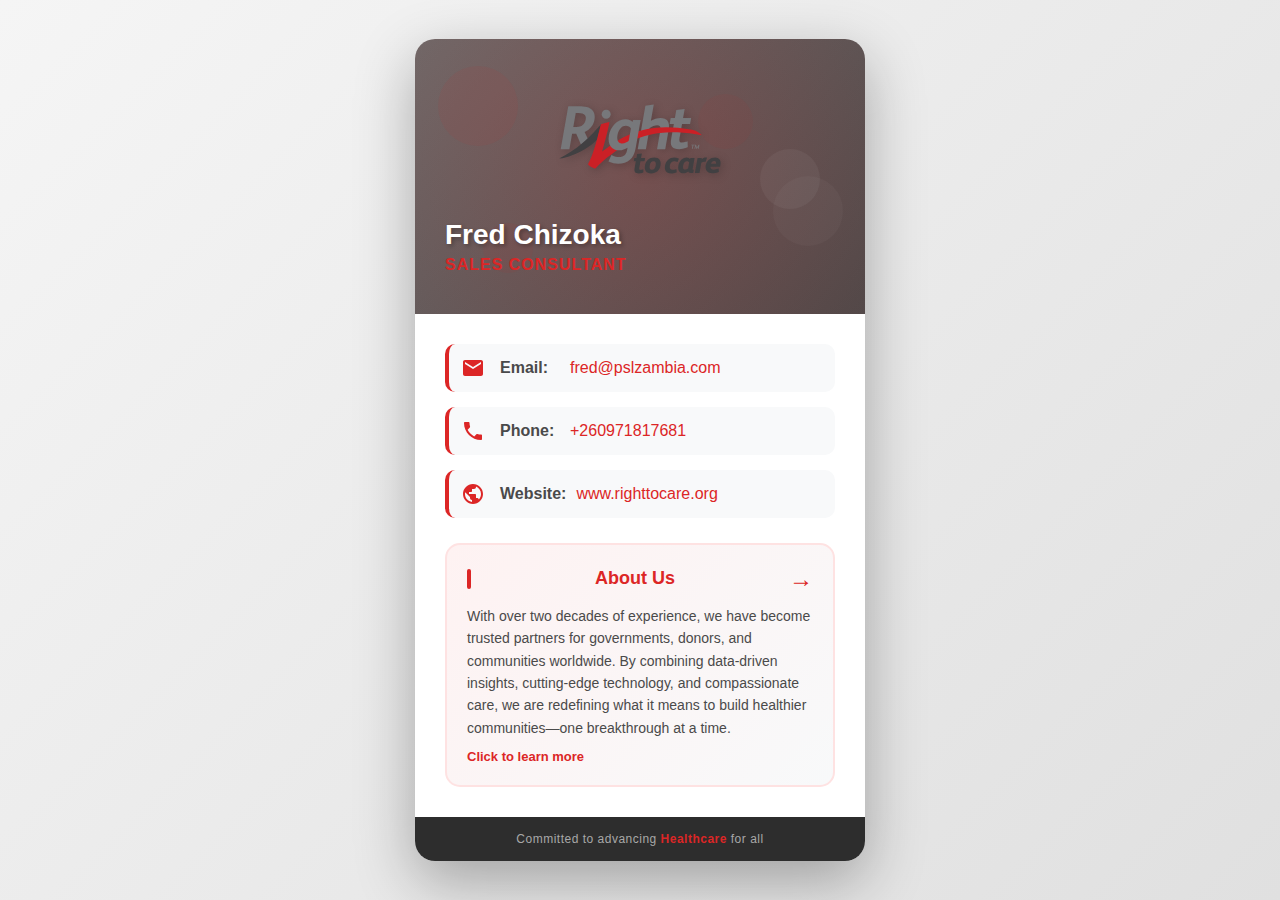
<file: DigitalCard/index.html>
<!DOCTYPE html>
<html lang="en">
<head>
    <meta charset="UTF-8">
    <meta name="viewport" content="width=device-width, initial-scale=1.0">
    <title>RightToCare - Digital Business Card</title>
    <style>
        * {
            margin: 0;
            padding: 0;
            box-sizing: border-box;
        }

        body {
            font-family: 'Segoe UI', Tahoma, Geneva, Verdana, sans-serif;
            background: linear-gradient(135deg, #f5f5f5 0%, #e0e0e0 100%);
            display: flex;
            justify-content: center;
            align-items: center;
            min-height: 100vh;
            padding: 20px;
        }

        .card-container {
            perspective: 1000px;
        }

        .business-card {
            background: #ffffff;
            width: 450px;
            max-width: 100%;
            border-radius: 20px;
            box-shadow: 0 20px 60px rgba(0, 0, 0, 0.3);
            overflow: hidden;
            transition: transform 0.3s ease;
        }

        .business-card:hover {
            transform: translateY(-10px);
        }

        .card-header {
            background: linear-gradient(135deg, #6b6b6b 0%, #4a4a4a 100%);
            padding: 40px 30px;
            position: relative;
            overflow: hidden;
        }

        .card-header::before {
            content: '';
            position: absolute;
            top: -50%;
            right: -50%;
            width: 200%;
            height: 200%;
            background: radial-gradient(circle, rgba(220, 38, 38, 0.2) 0%, transparent 70%);
            animation: pulse 4s ease-in-out infinite;
        }

        .bubble {
            position: absolute;
            border-radius: 50%;
            opacity: 0.15;
            animation: float linear infinite;
        }

        .bubble:nth-child(1) {
            width: 80px;
            height: 80px;
            background: rgba(220, 38, 38, 0.5);
            top: 10%;
            left: 5%;
            animation: float 8s linear infinite, bob 3s ease-in-out infinite;
        }

        .bubble:nth-child(2) {
            width: 60px;
            height: 60px;
            background: rgba(255, 255, 255, 0.3);
            top: 40%;
            right: 10%;
            animation: float 10s linear infinite reverse, bob 4s ease-in-out infinite 1s;
        }

        .bubble:nth-child(3) {
            width: 50px;
            height: 50px;
            background: rgba(220, 38, 38, 0.4);
            bottom: 15%;
            left: 15%;
            animation: float 12s linear infinite, bob 5s ease-in-out infinite 2s;
        }

        .bubble:nth-child(4) {
            width: 70px;
            height: 70px;
            background: rgba(255, 255, 255, 0.2);
            top: 50%;
            right: 5%;
            animation: float 9s linear infinite reverse, bob 3.5s ease-in-out infinite 1.5s;
        }

        .bubble:nth-child(5) {
            width: 55px;
            height: 55px;
            background: rgba(220, 38, 38, 0.35);
            top: 20%;
            right: 25%;
            animation: float 11s linear infinite, bob 4.5s ease-in-out infinite 0.5s;
        }

        @keyframes pulse {
            0%, 100% { transform: scale(1); opacity: 0.5; }
            50% { transform: scale(1.1); opacity: 0.8; }
        }

        @keyframes float {
            0% { transform: translateY(0px) translateX(0px); }
            25% { transform: translateY(-20px) translateX(10px); }
            50% { transform: translateY(-40px) translateX(-10px); }
            75% { transform: translateY(-20px) translateX(15px); }
            100% { transform: translateY(0px) translateX(0px); }
        }

        @keyframes bob {
            0%, 100% { opacity: 0.1; transform: scale(1); }
            50% { opacity: 0.25; transform: scale(1.1); }
        }

        .logo-section {
            display: flex;
            align-items: center;
            justify-content: center;
            margin-bottom: 20px;
            position: relative;
            z-index: 1;
        }

        .logo-image {
            width: 200px;
            height: auto;
            max-height: 120px;
            filter: drop-shadow(2px 2px 4px rgba(0, 0, 0, 0.2));
            animation: logoFloat 3s ease-in-out infinite;
        }

        @keyframes logoFloat {
            0%, 100% { transform: translateY(0px); }
            50% { transform: translateY(-8px); }
        }

        .name-section {
            position: relative;
            z-index: 1;
        }

        .name {
            font-size: 28px;
            font-weight: 700;
            color: #ffffff;
            margin-bottom: 5px;
            text-shadow: 2px 2px 4px rgba(0, 0, 0, 0.3);
        }

        .position {
            font-size: 16px;
            color: #dc2626;
            font-weight: 600;
            text-transform: uppercase;
            letter-spacing: 1px;
        }

        .card-body {
            padding: 30px;
        }

        .info-section {
            margin-bottom: 25px;
        }

        .info-item {
            display: flex;
            align-items: center;
            margin-bottom: 15px;
            padding: 12px;
            background: #f8f9fa;
            border-radius: 10px;
            transition: all 0.3s ease;
            border-left: 4px solid #dc2626;
        }

        .info-item:hover {
            background: #fef2f2;
            transform: translateX(5px);
        }

        .info-icon {
            width: 24px;
            height: 24px;
            margin-right: 15px;
            color: #dc2626;
            flex-shrink: 0;
        }

        .info-label {
            font-weight: 600;
            color: #4a4a4a;
            margin-right: 10px;
            min-width: 60px;
        }

        .info-value {
            color: #6b6b6b;
            word-break: break-word;
        }

        .info-value a {
            color: #dc2626;
            text-decoration: none;
            transition: color 0.3s ease;
        }

        .info-value a:hover {
            color: #b91c1c;
            text-decoration: underline;
        }

        .about-section {
            background: linear-gradient(135deg, #fef2f2 0%, #f8f9fa 100%);
            padding: 20px;
            border-radius: 15px;
            border: 2px solid #fee2e2;
            cursor: pointer;
            transition: all 0.3s ease;
            text-decoration: none;
            display: block;
        }

        .about-section:hover {
            background: linear-gradient(135deg, #fee2e2 0%, #f1f5f9 100%);
            border-color: #dc2626;
            transform: translateY(-2px);
            box-shadow: 0 5px 15px rgba(220, 38, 38, 0.2);
        }

        .about-title {
            font-size: 18px;
            font-weight: 700;
            color: #dc2626;
            margin-bottom: 12px;
            display: flex;
            align-items: center;
            justify-content: space-between;
        }

        .about-title::before {
            content: '';
            width: 4px;
            height: 20px;
            background: #dc2626;
            margin-right: 10px;
            border-radius: 2px;
        }

        .about-title::after {
            content: '→';
            font-size: 24px;
            color: #dc2626;
            transition: transform 0.3s ease;
        }

        .about-section:hover .about-title::after {
            transform: translateX(5px);
        }

        .about-text {
            color: #4a4a4a;
            line-height: 1.6;
            font-size: 14px;
        }

        .learn-more {
            color: #dc2626;
            font-weight: 600;
            font-size: 13px;
            margin-top: 10px;
            display: inline-block;
        }

        .card-footer {
            background: #2d2d2d;
            padding: 15px 30px;
            text-align: center;
        }

        .footer-text {
            color: #a8a8a8;
            font-size: 12px;
            letter-spacing: 0.5px;
        }

        .footer-accent {
            color: #dc2626;
            font-weight: 600;
        }

        /* SVG Icons */
        .icon-email {
            background-image: url('data:image/svg+xml,<svg xmlns="http://www.w3.org/2000/svg" fill="%23dc2626" viewBox="0 0 24 24"><path d="M20 4H4c-1.1 0-2 .9-2 2v12c0 1.1.9 2 2 2h16c1.1 0 2-.9 2-2V6c0-1.1-.9-2-2-2zm0 4l-8 5-8-5V6l8 5 8-5v2z"/></svg>');
        }

        .icon-web {
            background-image: url('data:image/svg+xml,<svg xmlns="http://www.w3.org/2000/svg" fill="%23dc2626" viewBox="0 0 24 24"><path d="M12 2C6.48 2 2 6.48 2 12s4.48 10 10 10 10-4.48 10-10S17.52 2 12 2zm-1 17.93c-3.95-.49-7-3.85-7-7.93 0-.62.08-1.21.21-1.79L9 15v1c0 1.1.9 2 2 2v1.93zm6.9-2.54c-.26-.81-1-1.39-1.9-1.39h-1v-3c0-.55-.45-1-1-1H8v-2h2c.55 0 1-.45 1-1V7h2c1.1 0 2-.9 2-2v-.41c2.93 1.19 5 4.06 5 7.41 0 2.08-.8 3.97-2.1 5.39z"/></svg>');
        }

        .icon-phone {
            background-image: url('data:image/svg+xml,<svg xmlns="http://www.w3.org/2000/svg" fill="%23dc2626" viewBox="0 0 24 24"><path d="M6.62 10.79c1.44 2.83 3.76 5.14 6.59 6.59l2.2-2.2c.27-.27.67-.36 1.02-.24 1.12.37 2.33.57 3.57.57.55 0 1 .45 1 1V20c0 .55-.45 1-1 1-9.39 0-17-7.61-17-17 0-.55.45-1 1-1h3.5c.55 0 1 .45 1 1 0 1.25.2 2.45.57 3.57.11.35.03.74-.25 1.02l-2.2 2.2z"/></svg>');
        }

        @media (max-width: 500px) {
            .business-card {
                width: 100%;
            }

            .name {
                font-size: 24px;
            }

            .logo-text {
                font-size: 28px;
            }

            .logo-accent {
                font-size: 34px;
            }

            .logo-subtitle {
                font-size: 22px;
            }
        }
    </style>
</head>
<body>
    <div class="card-container">
        <div class="business-card">
            <div class="card-header">
                <div class="bubble"></div>
                <div class="bubble"></div>
                <div class="bubble"></div>
                <div class="bubble"></div>
                <div class="bubble"></div>
                <div class="logo-section">
                    <img src="Right-to-Care-Reduced-Logo.svg" alt="Right to Care Logo" class="logo-image">
                </div>
                <div class="name-section">
                    <div class="name">Fred Chizoka</div>
                    <div class="position">Sales Consultant</div>
                </div>
            </div>

            <div class="card-body">
                <div class="info-section">
                    <div class="info-item">
                        <div class="info-icon icon-email"></div>
                        <span class="info-label">Email:</span>
                        <span class="info-value"><a href="mailto:fred@pslzambia.com">fred@pslzambia.com</a></span>
                    </div>

                    <div class="info-item">
                        <div class="info-icon icon-phone"></div>
                        <span class="info-label">Phone:</span>
                        <span class="info-value"><a href="tel:+260971817681">+260971817681</a></span>
                    </div>

                    <div class="info-item">
                        <div class="info-icon icon-web"></div>
                        <span class="info-label">Website:</span>
                        <span class="info-value"><a href="https://www.righttocare.org" target="_blank">www.righttocare.org</a></span>
                    </div>
                </div>

                <a href="about-us.html" class="about-section">
                    <div class="about-title">About Us</div>
                    <div class="about-text">
                        With over two decades of experience, we have become trusted partners for governments, donors, and communities worldwide. By combining data-driven insights, cutting-edge technology, and compassionate care, we are redefining what it means to build healthier communities—one breakthrough at a time.
                    </div>
                    <div class="learn-more">Click to learn more</div>
                </a>
            </div>

            <div class="card-footer">
                <p class="footer-text">Committed to advancing<span class="footer-accent"> Healthcare</span> for all</p>
            </div>
        </div>
    </div>
</body>
</html>
</file>
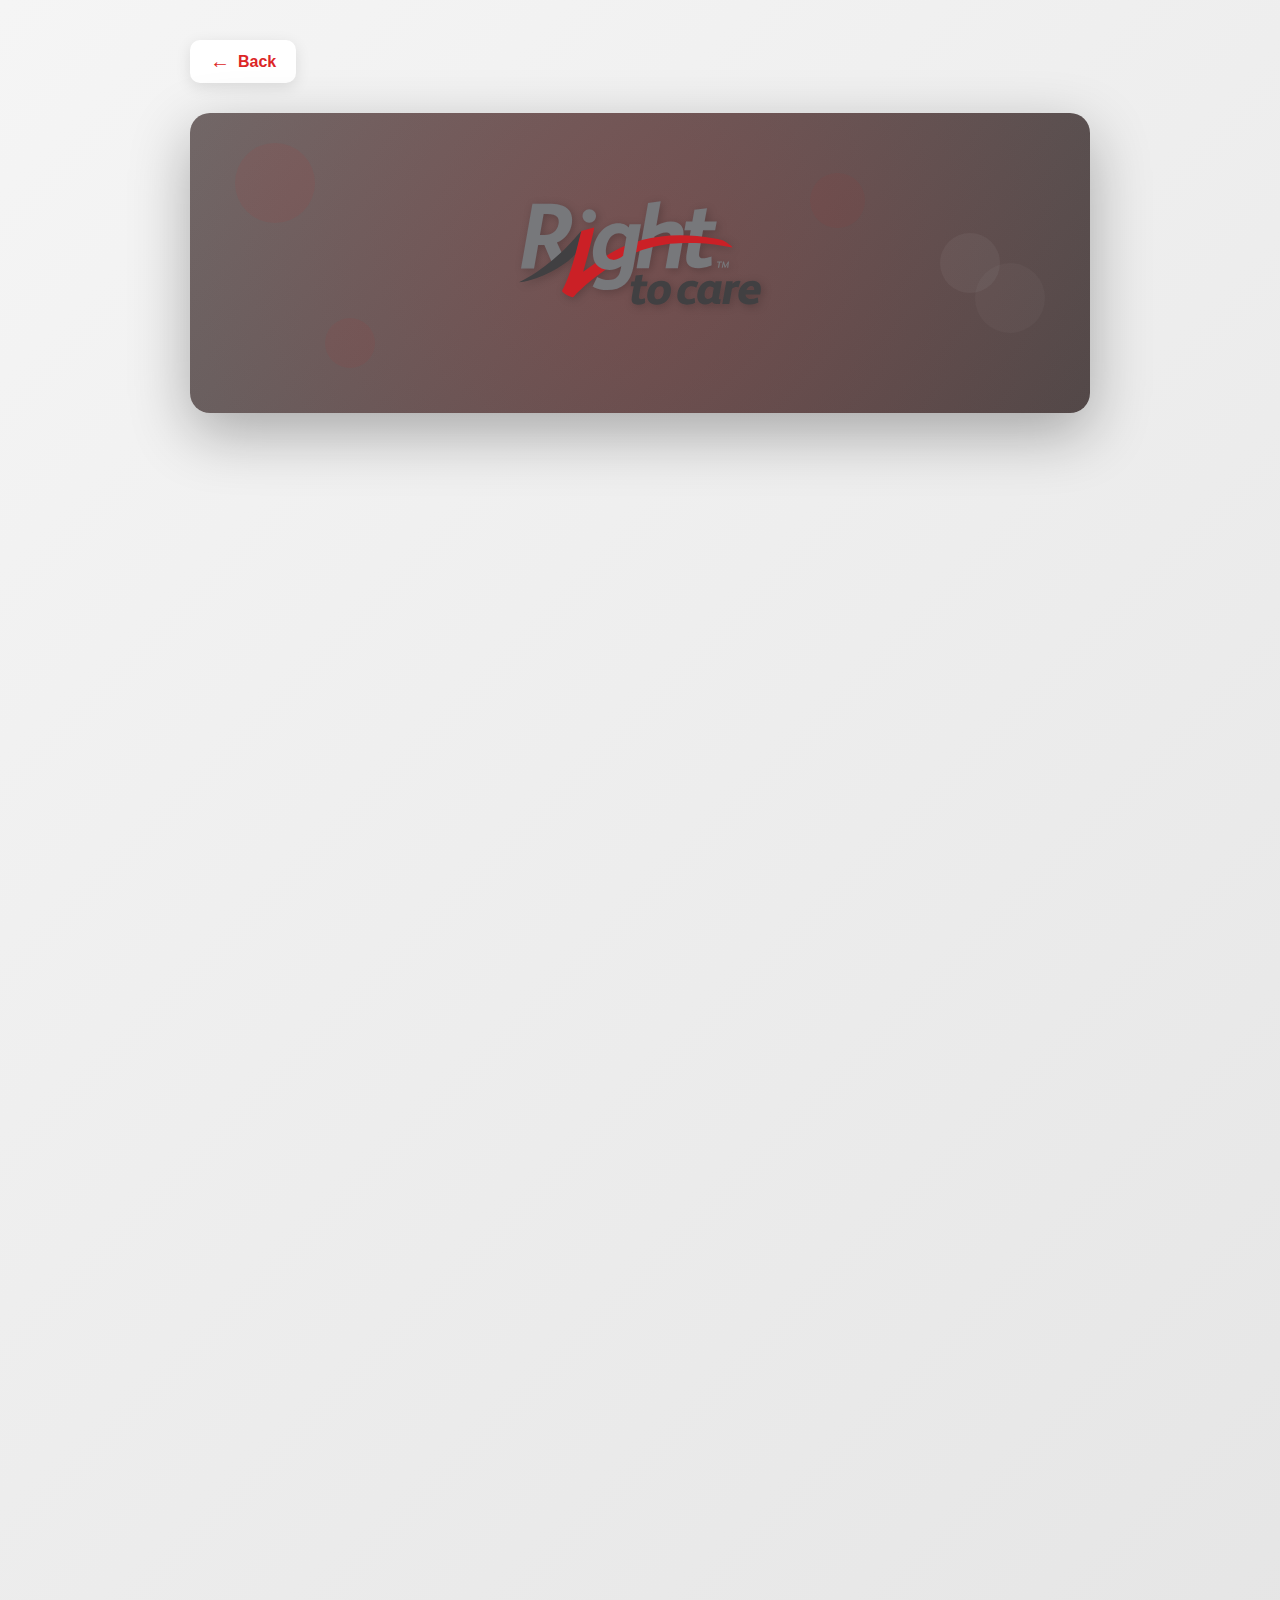
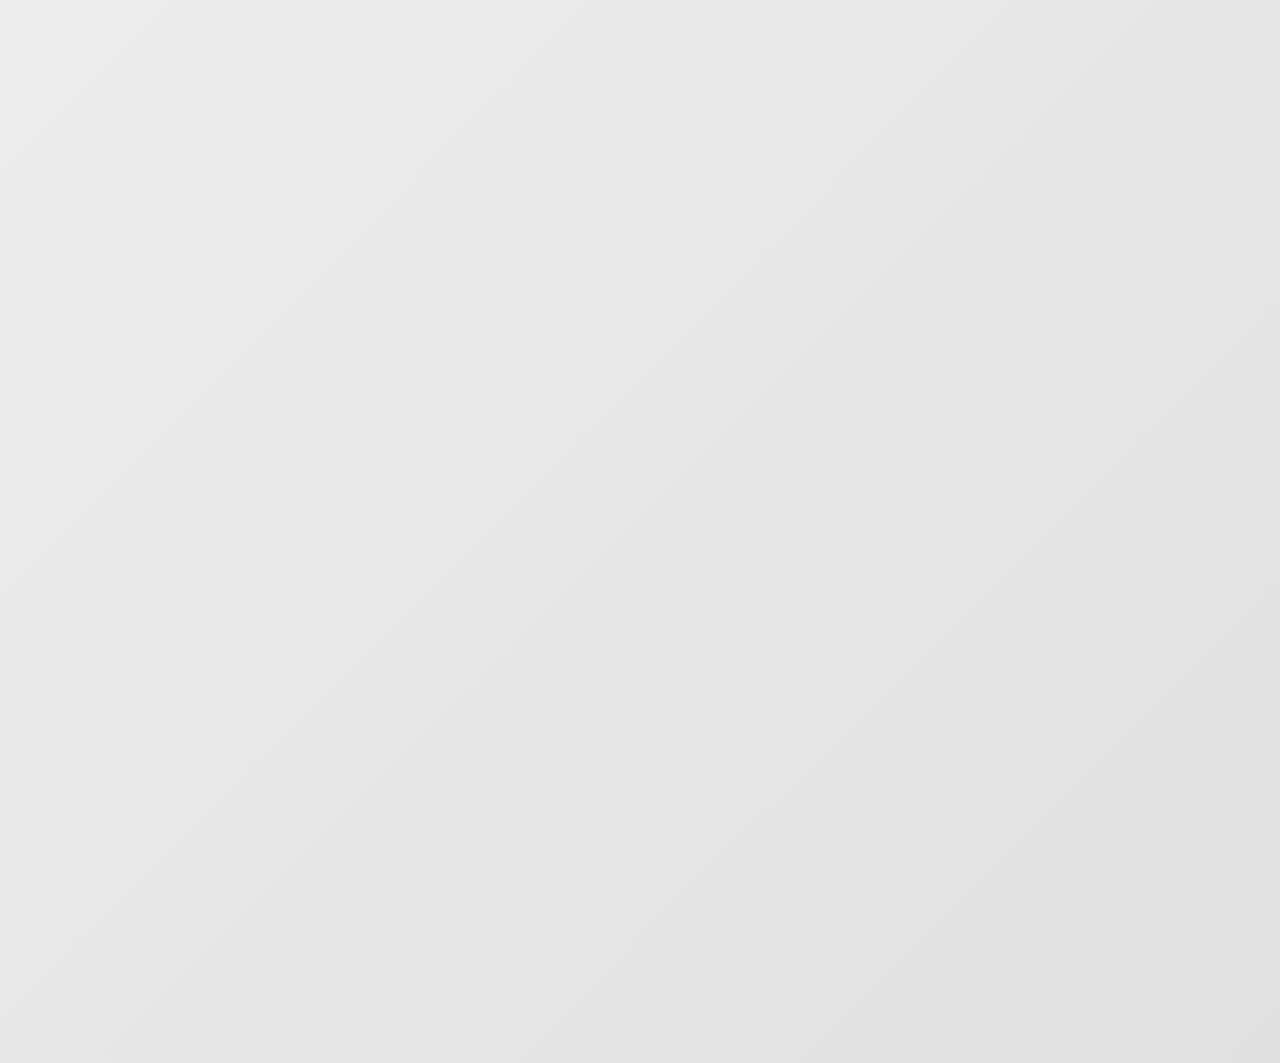
<file: DigitalCard/about-us.html>
<!DOCTYPE html>
<html lang="en">
<head>
    <meta charset="UTF-8">
    <meta name="viewport" content="width=device-width, initial-scale=1.0">
    <title>About Right to Care</title>
    <link rel="stylesheet" href="styles.css">
</head>
<body>
    <div class="container">
        <a href="index.html" class="back-button">Back</a>

        <div class="header">
            <div class="bubble"></div>
            <div class="bubble"></div>
            <div class="bubble"></div>
            <div class="bubble"></div>
            <div class="bubble"></div>
            <div class="logo-section">
                <img src="Right-to-Care-Reduced-Logo.svg" alt="Right to Care Logo" class="logo-image">
            </div>
        </div>

        <div class="section history-section">
            <div class="section-header">
                <div class="section-icon icon-about"></div>
                <h2 class="section-title">Our Story</h2>
            </div>
            <div class="history-content">
                <p>Founded in 2001 during South Africa's HIV/AIDS crisis, Right to Care pioneered life-saving treatment for public sector patients. Today, we are global leaders in healthcare access, donor fund management, and patient-centered innovation. With support from international partners, we continue to redefine public health systems and empower communities worldwide.</p>
            </div>
        </div>

        <div class="section">
            <div class="section-header">
                <div class="section-icon icon-services"></div>
                <h2 class="section-title">What We Do</h2>
            </div>
            <ul class="services-list">
                <li><span>HIV & TB Prevention</span></li>
                <li><span>Health Systems Strengthening</span></li>
                <li><span>Digital Health & Data Analytics</span></li>
                <li><span>Community Outreach & Education</span></li>
                <li><span>Global Health Partnerships</span></li>
            </ul>
        </div>

        <div class="section">
            <div class="section-header">
                <div class="section-icon icon-mission"></div>
                <h2 class="section-title">Our Mission</h2>
            </div>
            <div class="mission-content">
                To transform healthcare systems through partnerships, innovation, and efficient resource management.
            </div>
        </div>

        <div class="section">
            <div class="section-header">
                <div class="section-icon icon-mission"></div>
                <h2 class="section-title">Our Vision</h2>
            </div>
            <div class="mission-content">
                To be the global benchmark in sustainable health interventions that create lasting impact.
            </div>
        </div>

        <div class="section">
            <div class="section-header">
                <div class="section-icon icon-services"></div>
                <h2 class="section-title">Our Values</h2>
            </div>
            <div class="values-container">
                <div class="value-item">
                    <div class="value-icon care-icon"></div>
                    <h3 class="value-name">Care</h3>
                    <p class="value-description">Compassion, dedication, and commitment.</p>
                </div>
                <div class="value-item">
                    <div class="value-icon responsive-icon"></div>
                    <h3 class="value-name">Responsiveness</h3>
                    <p class="value-description">Adapting to the needs of our communities.</p>
                </div>
                <div class="value-item">
                    <div class="value-icon innovation-icon"></div>
                    <h3 class="value-name">Innovation</h3>
                    <p class="value-description">Agile solutions for better healthcare access.</p>
                </div>
                <div class="value-item">
                    <div class="value-icon passion-icon"></div>
                    <h3 class="value-name">Passion</h3>
                    <p class="value-description">A calling to make a real difference.</p>
                </div>
                <div class="value-item">
                    <div class="value-icon respect-icon"></div>
                    <h3 class="value-name">Respect</h3>
                    <p class="value-description">Dignity and fairness for all.</p>
                </div>
            </div>
        </div>
    </div>
</body>
</html>
</file>
<file: DigitalCard/styles.css>
* {
    margin: 0;
    padding: 0;
    box-sizing: border-box;
}

body {
    font-family: 'Segoe UI', Tahoma, Geneva, Verdana, sans-serif;
    background: linear-gradient(135deg, #f5f5f5 0%, #e0e0e0 100%);
    min-height: 100vh;
    padding: 20px;
}

body:not(:has(.container)) {
    display: flex;
    justify-content: center;
    align-items: center;
}

body:has(.container) {
    padding: 40px 20px;
}

/* Index Page Styles */
.card-container {
    perspective: 1000px;
}

.business-card {
    background: #ffffff;
    width: 450px;
    max-width: 100%;
    border-radius: 20px;
    box-shadow: 0 20px 60px rgba(0, 0, 0, 0.3);
    overflow: hidden;
    transition: transform 0.3s ease;
}

.business-card:hover {
    transform: translateY(-10px);
}

.card-header {
    background: linear-gradient(135deg, #6b6b6b 0%, #4a4a4a 100%);
    padding: 40px 30px;
    position: relative;
    overflow: hidden;
}

.card-header::before {
    content: '';
    position: absolute;
    top: -50%;
    right: -50%;
    width: 200%;
    height: 200%;
    background: radial-gradient(circle, rgba(220, 38, 38, 0.2) 0%, transparent 70%);
    animation: pulse 4s ease-in-out infinite;
}

.name-section {
    position: relative;
    z-index: 1;
}

.name {
    font-size: 28px;
    font-weight: 700;
    color: #ffffff;
    margin-bottom: 5px;
    text-shadow: 2px 2px 4px rgba(0, 0, 0, 0.3);
}

.position {
    font-size: 16px;
    color: #dc2626;
    font-weight: 600;
    text-transform: uppercase;
    letter-spacing: 1px;
}

.card-body {
    padding: 30px;
}

.info-section {
    margin-bottom: 25px;
}

.info-item {
    display: flex;
    align-items: center;
    margin-bottom: 15px;
    padding: 12px;
    background: #f8f9fa;
    border-radius: 10px;
    transition: all 0.3s ease;
    border-left: 4px solid #dc2626;
}

.info-item:hover {
    background: #fef2f2;
    transform: translateX(5px);
}

.info-icon {
    width: 24px;
    height: 24px;
    margin-right: 15px;
    color: #dc2626;
    flex-shrink: 0;
}

.info-label {
    font-weight: 600;
    color: #4a4a4a;
    margin-right: 10px;
    min-width: 60px;
}

.info-value {
    color: #6b6b6b;
    word-break: break-word;
}

.info-value a {
    color: #dc2626;
    text-decoration: none;
    transition: color 0.3s ease;
}

.info-value a:hover {
    color: #b91c1c;
    text-decoration: underline;
}

.about-section {
    background: linear-gradient(135deg, #fef2f2 0%, #f8f9fa 100%);
    padding: 20px;
    border-radius: 15px;
    border: 2px solid #fee2e2;
    cursor: pointer;
    transition: all 0.3s ease;
    text-decoration: none;
    display: block;
}

.about-section:hover {
    background: linear-gradient(135deg, #fee2e2 0%, #f1f5f9 100%);
    border-color: #dc2626;
    transform: translateY(-2px);
    box-shadow: 0 5px 15px rgba(220, 38, 38, 0.2);
}

.about-title {
    font-size: 18px;
    font-weight: 700;
    color: #dc2626;
    margin-bottom: 12px;
    display: flex;
    align-items: center;
    justify-content: space-between;
}

.about-title::before {
    content: '';
    width: 4px;
    height: 20px;
    background: #dc2626;
    margin-right: 10px;
    border-radius: 2px;
}

.about-title::after {
    content: '→';
    font-size: 24px;
    color: #dc2626;
    transition: transform 0.3s ease;
}

.about-section:hover .about-title::after {
    transform: translateX(5px);
}

.about-text {
    color: #4a4a4a;
    line-height: 1.6;
    font-size: 14px;
}

.learn-more {
    color: #dc2626;
    font-weight: 600;
    font-size: 13px;
    margin-top: 10px;
    display: inline-block;
}

.card-footer {
    background: #2d2d2d;
    padding: 15px 30px;
    text-align: center;
}

.footer-text {
    color: #a8a8a8;
    font-size: 12px;
    letter-spacing: 0.5px;
}

.footer-accent {
    color: #dc2626;
    font-weight: 600;
}

/* About Us Page Styles */
.container {
    max-width: 900px;
    margin: 0 auto;
    width: 100%;
}

.back-button {
    display: inline-flex;
    align-items: center;
    color: #dc2626;
    text-decoration: none;
    font-weight: 600;
    margin-bottom: 30px;
    padding: 10px 20px;
    background: #ffffff;
    border-radius: 10px;
    box-shadow: 0 4px 15px rgba(0, 0, 0, 0.1);
    transition: all 0.3s ease;
}

.back-button:hover {
    background: #dc2626;
    color: #ffffff;
    transform: translateX(-5px);
}

.back-button::before {
    content: '←';
    font-size: 20px;
    margin-right: 8px;
}

.header {
    text-align: center;
    margin-bottom: 50px;
    background: linear-gradient(135deg, #6b6b6b 0%, #4a4a4a 100%);
    padding: 50px 30px;
    border-radius: 20px;
    box-shadow: 0 20px 60px rgba(0, 0, 0, 0.3);
    position: relative;
    overflow: hidden;
}

.header::before {
    content: '';
    position: absolute;
    top: -50%;
    right: -50%;
    width: 200%;
    height: 200%;
    background: radial-gradient(circle, rgba(220, 38, 38, 0.2) 0%, transparent 70%);
    animation: pulse 4s ease-in-out infinite;
}

.section {
    background: #ffffff;
    padding: 40px;
    border-radius: 20px;
    box-shadow: 0 10px 40px rgba(0, 0, 0, 0.15);
    margin-bottom: 30px;
    animation: fadeInUp 0.6s ease forwards;
    opacity: 0;
}

.section:nth-child(2) {
    animation-delay: 0.1s;
}

.section:nth-child(3) {
    animation-delay: 0.2s;
}

.section:nth-child(4) {
    animation-delay: 0.3s;
}

.section-header {
    display: flex;
    align-items: center;
    margin-bottom: 25px;
    padding-bottom: 15px;
    border-bottom: 3px solid #dc2626;
}

.section-icon {
    width: 40px;
    height: 40px;
    margin-right: 15px;
    flex-shrink: 0;
}

.icon-about {
    background-image: url('data:image/svg+xml,<svg xmlns="http://www.w3.org/2000/svg" fill="%23dc2626" viewBox="0 0 24 24"><path d="M19 3H5c-1.1 0-2 .9-2 2v14c0 1.1.9 2 2 2h14c1.1 0 2-.9 2-2V5c0-1.1-.9-2-2-2zm-5 14H7v-2h7v2zm3-4H7v-2h10v2zm0-4H7V7h10v2z"/></svg>');
    background-size: contain;
    background-repeat: no-repeat;
}

.icon-services {
    background-image: url('data:image/svg+xml,<svg xmlns="http://www.w3.org/2000/svg" fill="%23dc2626" viewBox="0 0 24 24"><path d="M20 6h-4V4c0-1.11-.89-2-2-2h-4c-1.11 0-2 .89-2 2v2H4c-1.11 0-1.99.89-1.99 2L2 19c0 1.11.89 2 2 2h16c1.11 0 2-.89 2-2V8c0-1.11-.89-2-2-2zm-6 0h-4V4h4v2z"/></svg>');
    background-size: contain;
    background-repeat: no-repeat;
}

.icon-mission {
    background-image: url('data:image/svg+xml,<svg xmlns="http://www.w3.org/2000/svg" fill="%23dc2626" viewBox="0 0 24 24"><path d="M12 2C6.48 2 2 6.48 2 12s4.48 10 10 10 10-4.48 10-10S17.52 2 12 2zm-2 15l-5-5 1.41-1.41L10 14.17l7.59-7.59L19 8l-9 9z"/></svg>');
    background-size: contain;
    background-repeat: no-repeat;
}

.section-title {
    font-size: 28px;
    font-weight: 700;
    color: #2d2d2d;
}

.section-content {
    color: #4a4a4a;
    line-height: 1.8;
    font-size: 16px;
}

.history-section {
    background: linear-gradient(135deg, #ffffff 0%, #fef2f2 100%);
    border: 2px solid #dc2626;
}

.history-content {
    background: linear-gradient(135deg, #fef2f2 0%, #f8f9fa 100%);
    padding: 30px;
    border-radius: 15px;
    border-left: 5px solid #dc2626;
    color: #4a4a4a;
    line-height: 1.9;
    font-size: 16px;
    position: relative;
}

.history-content::before {
    content: '';
    position: absolute;
    left: 0;
    top: 0;
    width: 5px;
    height: 100%;
    background: linear-gradient(180deg, #dc2626 0%, #b91c1c 100%);
    border-radius: 0 3px 3px 0;
}

.history-content p {
    position: relative;
    z-index: 1;
}

.services-list {
    list-style: none;
    padding: 0;
}

.services-list li {
    padding: 15px 20px;
    margin-bottom: 12px;
    background: #f8f9fa;
    border-radius: 10px;
    border-left: 4px solid #dc2626;
    color: #4a4a4a;
    font-size: 16px;
    font-weight: 500;
    transition: all 0.3s ease;
    position: relative;
    overflow: hidden;
}

.services-list li::before {
    content: '';
    position: absolute;
    left: 0;
    top: 0;
    height: 100%;
    width: 0;
    background: rgba(220, 38, 38, 0.05);
    transition: width 0.3s ease;
    z-index: 0;
}

.services-list li:hover::before {
    width: 100%;
}

.services-list li:hover {
    transform: translateX(10px);
    border-left-color: #b91c1c;
    background: #fef2f2;
}

.services-list li span {
    position: relative;
    z-index: 1;
}

.mission-content {
    background: linear-gradient(135deg, #fef2f2 0%, #f8f9fa 100%);
    padding: 30px;
    border-radius: 15px;
    border: 2px solid #fee2e2;
    font-style: italic;
    font-size: 18px;
    color: #4a4a4a;
    line-height: 1.8;
    text-align: center;
}

.values-container {
    display: grid;
    grid-template-columns: repeat(auto-fit, minmax(200px, 1fr));
    gap: 25px;
    margin-top: 20px;
}

.value-item {
    text-align: center;
    padding: 25px 20px;
    background: #f8f9fa;
    border-radius: 15px;
    transition: all 0.3s ease;
    border: 2px solid transparent;
}

.value-item:hover {
    background: #ffffff;
    border-color: #dc2626;
    transform: translateY(-8px);
    box-shadow: 0 10px 30px rgba(220, 38, 38, 0.15);
}

.value-icon {
    width: 80px;
    height: 80px;
    margin: 0 auto 20px;
    background-size: contain;
    background-repeat: no-repeat;
    background-position: center;
}

.care-icon {
    background-image: url('data:image/svg+xml,<svg xmlns="http://www.w3.org/2000/svg" fill="%23dc2626" viewBox="0 0 24 24"><path d="M19.66 3.99c-2.64-1.95-6.04-1.82-8.41 0-2.37-1.82-5.77-1.98-8.41 0-2.38 1.75-2.38 4.59 0 6.34l8.41 8.41 8.41-8.41c2.37-1.75 2.37-4.59 0-6.34zM12.1 18.55l-7.1-7.1c-1.37-1.37-1.37-3.58 0-4.95 1.37-1.37 3.58-1.37 4.95 0L12 5.5l2.05-2.05c1.37-1.37 3.58-1.37 4.95 0 1.37 1.37 1.37 3.58 0 4.95l-7.1 7.1z"/></svg>');
}

.responsive-icon {
    background-image: url('data:image/svg+xml,<svg xmlns="http://www.w3.org/2000/svg" fill="%23dc2626" viewBox="0 0 24 24"><path d="M17 10.5V7c0-.55-.45-1-1-1H4c-.55 0-1 .45-1 1v10c0 .55.45 1 1 1h12c.55 0 1-.45 1-1v-3.5l4 4v-11l-4 4z"/></svg>');
}

.innovation-icon {
    background-image: url('data:image/svg+xml,<svg xmlns="http://www.w3.org/2000/svg" fill="%23dc2626" viewBox="0 0 24 24"><path d="M12 2C6.48 2 2 6.48 2 12s4.48 10 10 10 10-4.48 10-10S17.52 2 12 2zm-2 15l-5-5 1.41-1.41L10 14.17l7.59-7.59L19 8l-9 9z"/></svg>');
}

.passion-icon {
    background-image: url('data:image/svg+xml,<svg xmlns="http://www.w3.org/2000/svg" fill="%23dc2626" viewBox="0 0 24 24"><path d="M12 2C6.48 2 2 6.48 2 12s4.48 10 10 10 10-4.48 10-10S17.52 2 12 2zm0 18c-4.41 0-8-3.59-8-8s3.59-8 8-8 8 3.59 8 8-3.59 8-8 8zm3.5-9c.83 0 1.5-.67 1.5-1.5S16.33 8 15.5 8 14 8.67 14 9.5s.67 1.5 1.5 1.5zm-7 0c.83 0 1.5-.67 1.5-1.5S9.33 8 8.5 8 7 8.67 7 9.5 7.67 11 8.5 11zm3.5 6.5c2.33 0 4.31-1.46 5.11-3.5H6.89c.8 2.04 2.78 3.5 5.11 3.5z"/></svg>');
}

.respect-icon {
    background-image: url('data:image/svg+xml,<svg xmlns="http://www.w3.org/2000/svg" fill="%23dc2626" viewBox="0 0 24 24"><path d="M12 12c2.21 0 4-1.79 4-4s-1.79-4-4-4-4 1.79-4 4 1.79 4 4 4zm0 2c-2.67 0-8 1.34-8 4v2h16v-2c0-2.66-5.33-4-8-4z"/></svg>');
}

.value-name {
    font-size: 18px;
    font-weight: 700;
    color: #dc2626;
    margin-bottom: 10px;
}

.value-description {
    font-size: 14px;
    color: #4a4a4a;
    line-height: 1.6;
}

/* Shared Styles */
.bubble {
    position: absolute;
    border-radius: 50%;
    opacity: 0.15;
    animation: float linear infinite;
}

.bubble:nth-child(1) {
    width: 80px;
    height: 80px;
    background: rgba(220, 38, 38, 0.5);
    top: 10%;
    left: 5%;
    animation: float 8s linear infinite, bob 3s ease-in-out infinite;
}

.bubble:nth-child(2) {
    width: 60px;
    height: 60px;
    background: rgba(255, 255, 255, 0.3);
    top: 40%;
    right: 10%;
    animation: float 10s linear infinite reverse, bob 4s ease-in-out infinite 1s;
}

.bubble:nth-child(3) {
    width: 50px;
    height: 50px;
    background: rgba(220, 38, 38, 0.4);
    bottom: 15%;
    left: 15%;
    animation: float 12s linear infinite, bob 5s ease-in-out infinite 2s;
}

.bubble:nth-child(4) {
    width: 70px;
    height: 70px;
    background: rgba(255, 255, 255, 0.2);
    top: 50%;
    right: 5%;
    animation: float 9s linear infinite reverse, bob 3.5s ease-in-out infinite 1.5s;
}

.bubble:nth-child(5) {
    width: 55px;
    height: 55px;
    background: rgba(220, 38, 38, 0.35);
    top: 20%;
    right: 25%;
    animation: float 11s linear infinite, bob 4.5s ease-in-out infinite 0.5s;
}

.logo-section {
    display: flex;
    align-items: center;
    justify-content: center;
    margin-bottom: 20px;
    position: relative;
    z-index: 1;
}

.logo-image {
    width: 200px;
    height: auto;
    max-height: 120px;
    filter: drop-shadow(2px 2px 4px rgba(0, 0, 0, 0.2));
    animation: logoFloat 3s ease-in-out infinite;
}

.header .logo-image {
    width: 280px;
    max-height: 180px;
}

/* Animations */
@keyframes pulse {
    0%, 100% { transform: scale(1); opacity: 0.5; }
    50% { transform: scale(1.1); opacity: 0.8; }
}

@keyframes float {
    0% { transform: translateY(0px) translateX(0px); }
    25% { transform: translateY(-20px) translateX(10px); }
    50% { transform: translateY(-40px) translateX(-10px); }
    75% { transform: translateY(-20px) translateX(15px); }
    100% { transform: translateY(0px) translateX(0px); }
}

@keyframes bob {
    0%, 100% { opacity: 0.1; transform: scale(1); }
    50% { opacity: 0.25; transform: scale(1.1); }
}

@keyframes logoFloat {
    0%, 100% { transform: translateY(0px); }
    50% { transform: translateY(-8px); }
}

@keyframes fadeInUp {
    from {
        opacity: 0;
        transform: translateY(30px);
    }
    to {
        opacity: 1;
        transform: translateY(0);
    }
}

/* SVG Icons */
.icon-email {
    background-image: url('data:image/svg+xml,<svg xmlns="http://www.w3.org/2000/svg" fill="%23dc2626" viewBox="0 0 24 24"><path d="M20 4H4c-1.1 0-2 .9-2 2v12c0 1.1.9 2 2 2h16c1.1 0 2-.9 2-2V6c0-1.1-.9-2-2-2zm0 4l-8 5-8-5V6l8 5 8-5v2z"/></svg>');
}

.icon-web {
    background-image: url('data:image/svg+xml,<svg xmlns="http://www.w3.org/2000/svg" fill="%23dc2626" viewBox="0 0 24 24"><path d="M12 2C6.48 2 2 6.48 2 12s4.48 10 10 10 10-4.48 10-10S17.52 2 12 2zm-1 17.93c-3.95-.49-7-3.85-7-7.93 0-.62.08-1.21.21-1.79L9 15v1c0 1.1.9 2 2 2v1.93zm6.9-2.54c-.26-.81-1-1.39-1.9-1.39h-1v-3c0-.55-.45-1-1-1H8v-2h2c.55 0 1-.45 1-1V7h2c1.1 0 2-.9 2-2v-.41c2.93 1.19 5 4.06 5 7.41 0 2.08-.8 3.97-2.1 5.39z"/></svg>');
}

.icon-phone {
    background-image: url('data:image/svg+xml,<svg xmlns="http://www.w3.org/2000/svg" fill="%23dc2626" viewBox="0 0 24 24"><path d="M6.62 10.79c1.44 2.83 3.76 5.14 6.59 6.59l2.2-2.2c.27-.27.67-.36 1.02-.24 1.12.37 2.33.57 3.57.57.55 0 1 .45 1 1V20c0 .55-.45 1-1 1-9.39 0-17-7.61-17-17 0-.55.45-1 1-1h3.5c.55 0 1 .45 1 1 0 1.25.2 2.45.57 3.57.11.35.03.74-.25 1.02l-2.2 2.2z"/></svg>');
}

/* Media Queries */
@media (max-width: 500px) {
    .business-card {
        width: 100%;
    }

    .name {
        font-size: 24px;
    }

    .logo-text {
        font-size: 28px;
    }

    .logo-accent {
        font-size: 34px;
    }

    .logo-subtitle {
        font-size: 22px;
    }
}

@media (max-width: 768px) {
    .values-container {
        grid-template-columns: 1fr;
    }

    .section {
        padding: 25px;
    }

    .logo-text {
        font-size: 32px;
    }

    .logo-accent {
        font-size: 38px;
    }

    .logo-subtitle {
        font-size: 26px;
    }

    .section-title {
        font-size: 22px;
    }

    .section-content {
        font-size: 15px;
    }

    .mission-content {
        font-size: 16px;
    }
}
</file>
